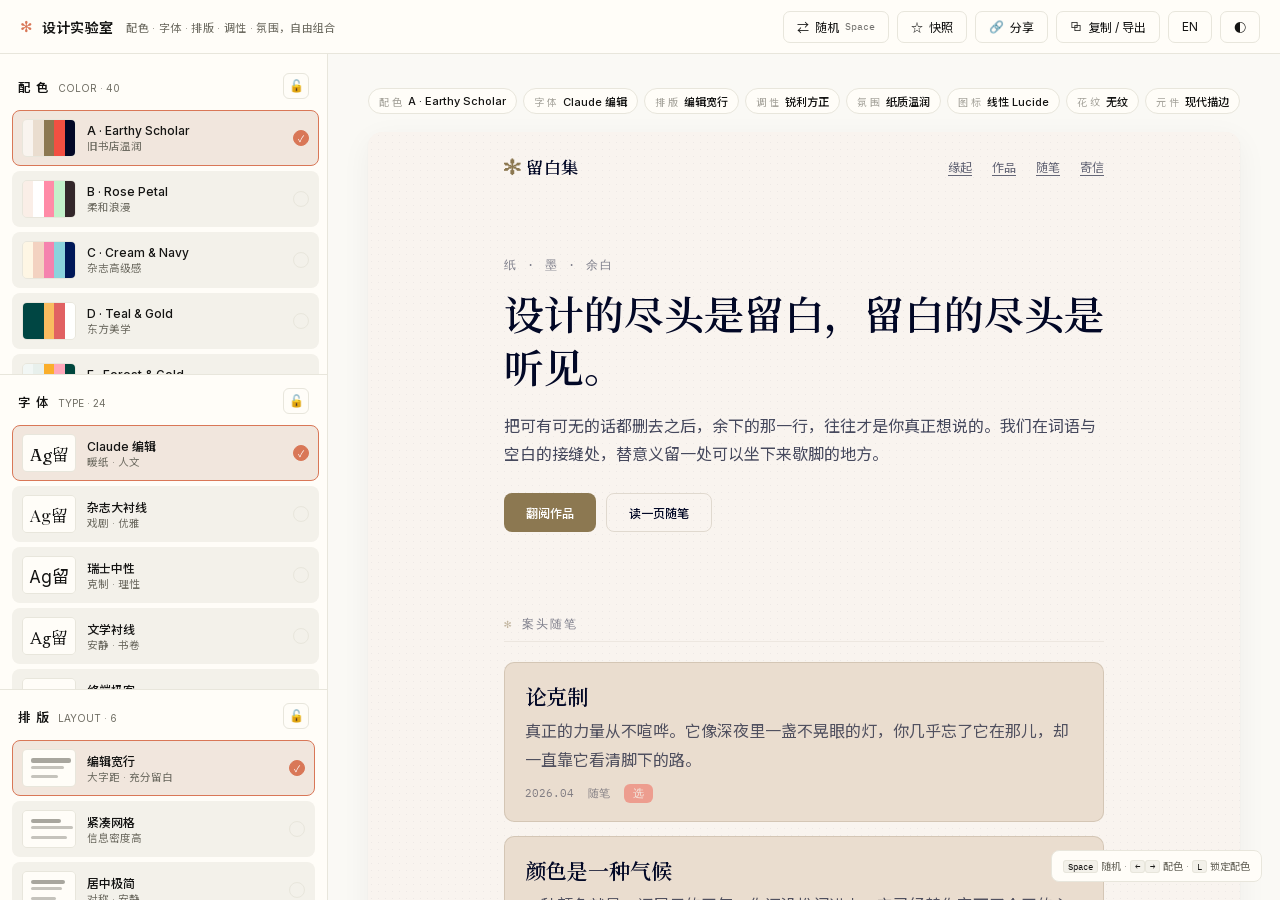
<file: index.html>
<!DOCTYPE html>
<html lang="zh-CN">
<head>
<meta charset="UTF-8">
<meta http-equiv="refresh" content="0; url=preview.html">
<title>设计实验室 · color-palettes</title>
<link rel="canonical" href="preview.html">
<script>location.replace('preview.html')</script>
<style>
  html,body{height:100%;margin:0}
  body{display:flex;align-items:center;justify-content:center;
    font-family:system-ui,'Noto Sans SC',sans-serif;background:#faf9f5;color:#141413}
  a{color:#d97757}
</style>
</head>
<body>
  <p>正在进入 <a href="preview.html">设计实验室</a> &#8230;</p>
</body>
</html>
</file>
